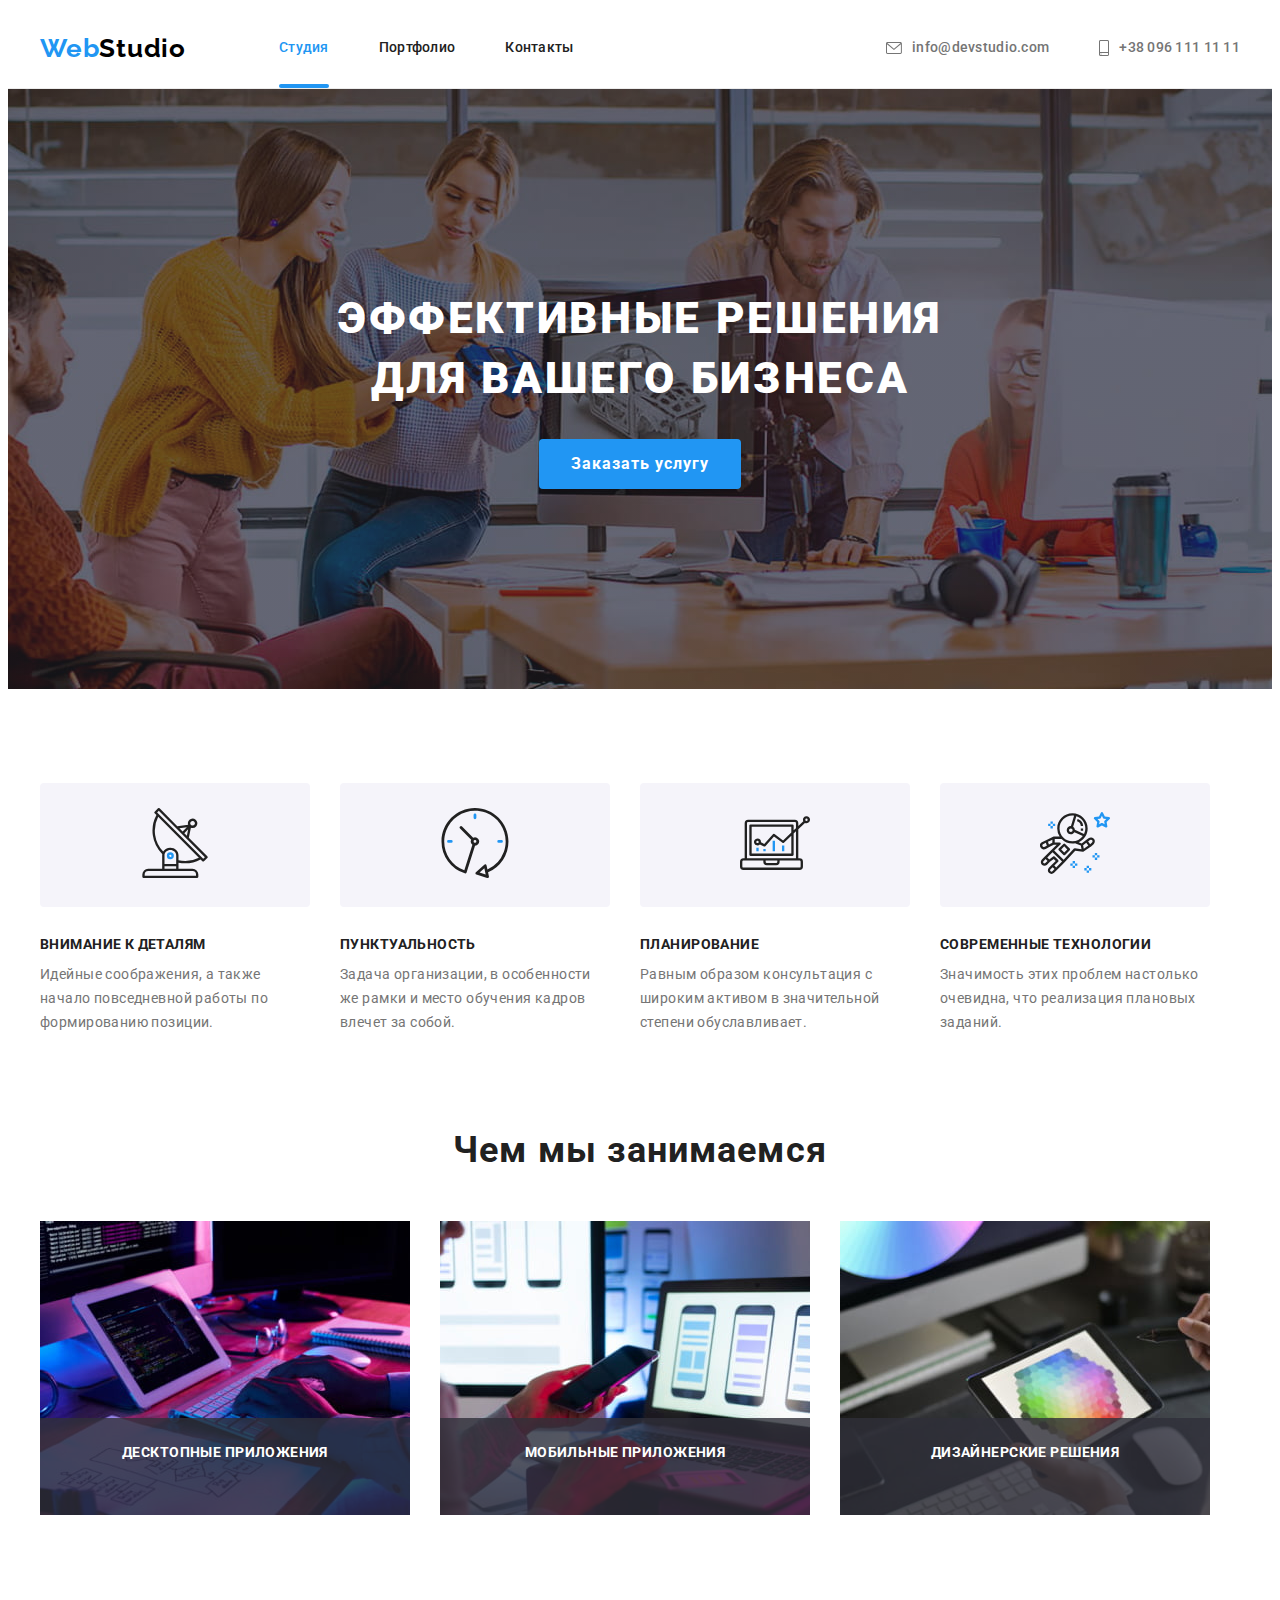
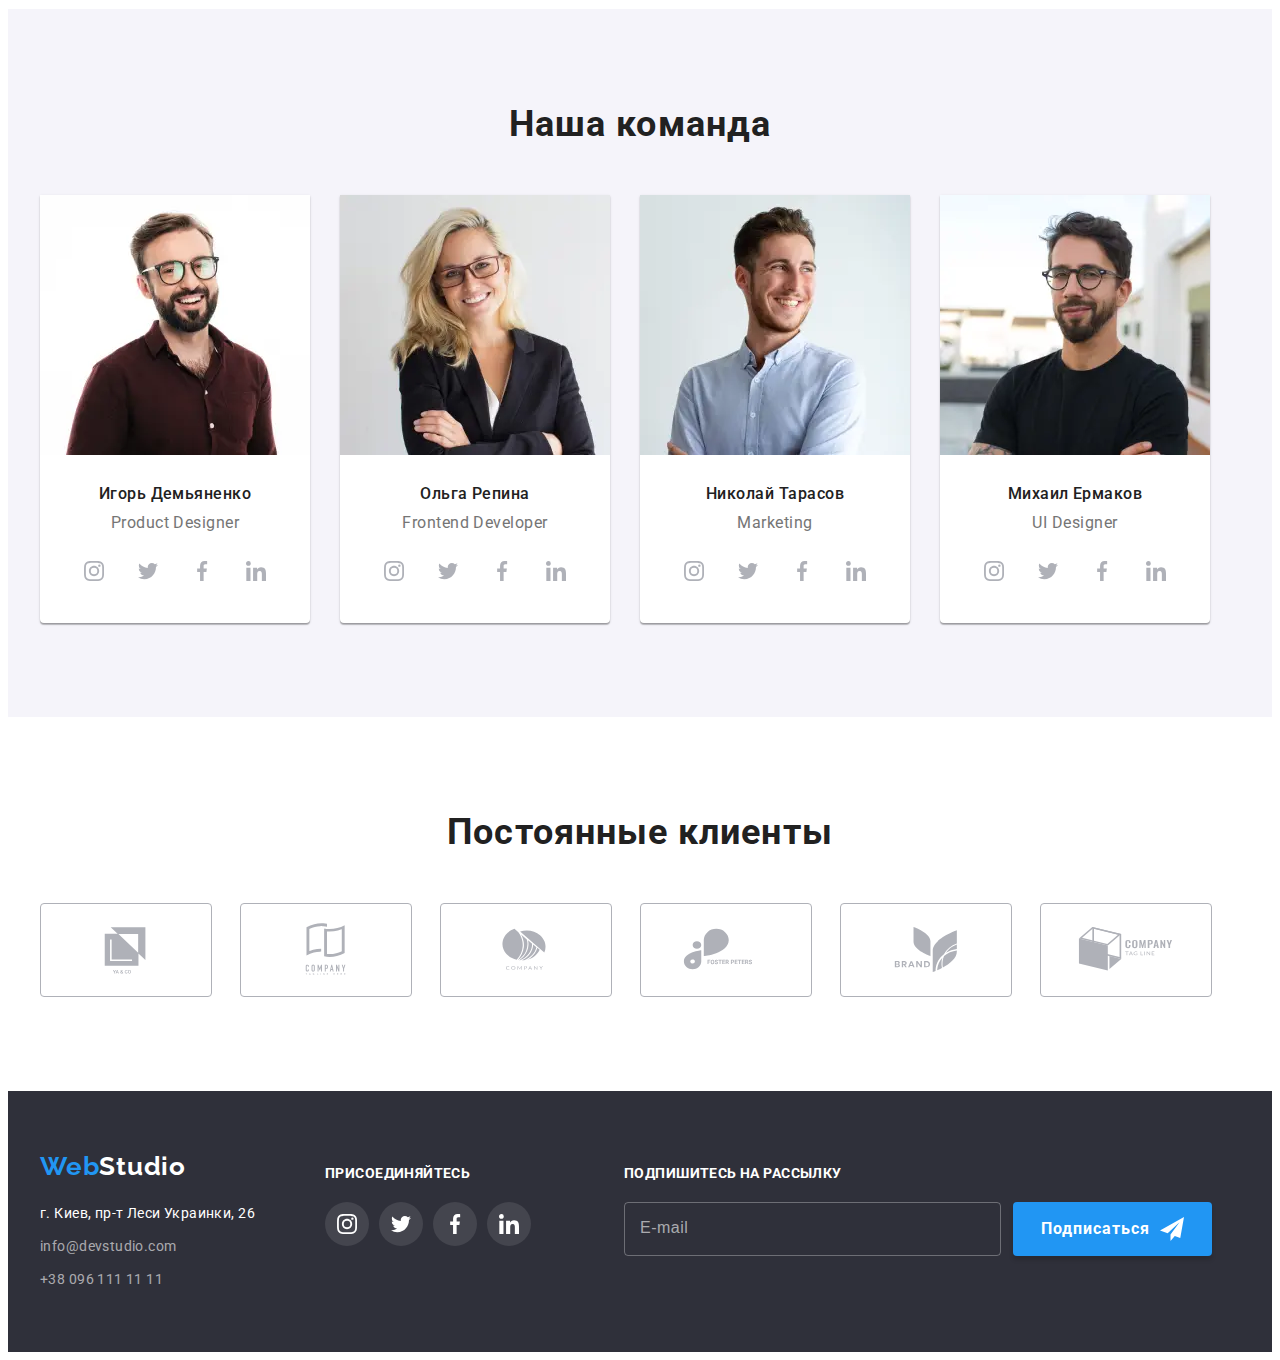
<file: index.html>
<!DOCTYPE html>
<html lang="ru">
  <head>
    <meta charset="UTF-8" />
    <meta http-equiv="X-UA-Compatible" content="IE=edge" />
    <meta name="viewport" content="width=device-width, initial-scale=1.0" />
    <title>WebStudio</title>
    <link rel="preconnect" href="https://fonts.gstatic.com" />
    <link
      href="https://fonts.googleapis.com/css2?family=Raleway:wght@700&family=Roboto:wght@400;500;700;900&display=swap"
      rel="stylesheet"
    />
    <link
      rel="stylesheet"
      href="https://cdnjs.cloudflare.com/ajax/libs/modern-normalize/1.1.0/modern-normalize.min.css"
      integrity="sha512-wpPYUAdjBVSE4KJnH1VR1HeZfpl1ub8YT/NKx4PuQ5NmX2tKuGu6U/JRp5y+Y8XG2tV+wKQpNHVUX03MfMFn9Q=="
      crossorigin="anonymous"
      referrerpolicy="no-referrer"
    />
    <link rel="stylesheet" href="./css/main.min.css" />
  </head>

  <body>
    <header class="header">
      <div class="container header--alignment">
        <nav class="header--alignment">
          <a href="./index.html" class="header-logo"
            ><span class="logo--colored">Web</span>Studio</a
          >
          <div class="header--hidden">
            <ul class="header--alignment">
              <li class="menu--indent">
                <a href="./index.html" class="menu-item current-page">Студия</a>
              </li>
              <li class="menu--indent">
                <a href="./portfolio.html" class="menu-item">Портфолио</a>
              </li>
              <li class="menu--indent">
                <a href="#" class="menu-item">Контакты</a>
              </li>
            </ul>
          </div>
        </nav>

        <button type="button" class="burger-btn" data-menu-open>
          <svg
            class="mobile-menu__icon"
            width="40"
            height="40"
            aria-label="Переключатель мобильного меню"
          >
            <use href="./images/menu_icons.svg#icon-menu"></use>
          </svg>
        </button>

        <div class="header--hidden header__contacts--indent-left">
          <ul class="header__contacts--alignment">
            <li class="header__contacts--indent">
              <a href="mailto:info@devstudio.com" class="header-contacts"
                ><svg width="16" height="12" class="header-contacts__icon">
                  <use href="./images/icons.svg#icon-envelope"></use>
                </svg>
                info@devstudio.com</a
              >
            </li>
            <li class="header__contacts--indent">
              <a href="tel:+380961111111" class="header-contacts"
                ><svg width="10" height="16" class="header-contacts__icon">
                  <use href="./images/icons.svg#icon-cellphone"></use>
                </svg>
                +38 096 111 11 11</a
              >
            </li>
          </ul>
        </div>
      </div>

      <div class="mobile-menu" data-menu>
        <div class="container mobile-menu__container">
          <button type="button" class="mobile-menu__close-btn" data-menu-close>
            <svg
              class="mobile-menu__icon"
              width="40"
              height="40"
              aria-label="кнопка закрытия мобильного меню"
            >
              <use href="./images/menu_icons.svg#icon-close-menu"></use>
            </svg>
          </button>
          <ul class="mobile-menu-list">
            <li class="mobile-menu-list__item">
              <a href="./index.html" class="mobile-menu-list__link mobile-menu-list__link--current"
                >Студия</a
              >
            </li>
            <li class="mobile-menu-list__item">
              <a href="./portfolio.html" class="mobile-menu-list__link">Портфолио</a>
            </li>
            <li class="mobile-menu-list__item">
              <a href="#" class="mobile-menu-list__link">Контакты</a>
            </li>
          </ul>
          <ul>
            <li class="mobile-menu__phone--alignment">
              <a href="tel:+380961111111" class="mobile-menu__phone">+38 096 111 11 11</a>
            </li>
            <li class="mobile-menu__email--alignment">
              <a href="mailto:info@devstudio.com" class="mobile-menu__email">info@devstudio.com</a>
            </li>
          </ul>
          <ul class="sm-list">
            <li class="sm-list__icon">
              <a href="#" class="sm-list__link" target="_blank" rel="noopener norefferer"
                >Instagram</a
              >
            </li>
            <li class="sm-list__icon">
              <a href="#" class="sm-list__link" target="_blank" rel="noopener norefferer"
                >Twitter</a
              >
            </li>
            <li class="sm-list__icon">
              <a href="#" class="sm-list__link" target="_blank" rel="noopener norefferer"
                >Facebook</a
              >
            </li>
            <li class="sm-list__icon">
              <a href="#" class="sm-list__link" target="_blank" rel="noopener norefferer"
                >LinkedIn</a
              >
            </li>
          </ul>
        </div>
      </div>
    </header>

    <main>
      <!-- Hero Section -->
      <section class="hero--full-size">
        <div class="hero">
          <div class="hero--alignment">
            <h1 class="hero__title">Эффективные решения для вашего бизнеса</h1>
            <button data-modal-open type="button" class="hero__button">Заказать услугу</button>
          </div>
        </div>
      </section>

      <!-- Advantages -->
      <section class="section">
        <div class="container">
          <h2 class="visually-hidden">Причины, почему выбирают именно нас!</h2>
          <ul class="advantages--alignment">
            <li class="advantages__item">
              <div class="advantages__icon">
                <svg width="70" height="70">
                  <use href="./images/icons.svg#icon-details"></use>
                </svg>
              </div>
              <h3 class="advantages__title">Внимание к деталям</h3>
              <p class="advantages__description">
                Идейные соображения, а также начало повседневной работы по формированию позиции.
              </p>
            </li>
            <li class="advantages__item">
              <div class="advantages__icon">
                <svg width="70" height="70">
                  <use href="./images/icons.svg#icon-punctuality"></use>
                </svg>
              </div>
              <h3 class="advantages__title">Пунктуальность</h3>
              <p class="advantages__description">
                Задача организации, в особенности же рамки и место обучения кадров влечет за собой.
              </p>
            </li>
            <li class="advantages__item">
              <div class="advantages__icon">
                <svg width="70" height="70">
                  <use href="./images/icons.svg#icon-planning"></use>
                </svg>
              </div>
              <h3 class="advantages__title">Планирование</h3>
              <p class="advantages__description">
                Равным образом консультация с широким активом в значительной степени обуславливает.
              </p>
            </li>
            <li class="advantages__item">
              <div class="advantages__icon">
                <svg width="70" height="70">
                  <use href="./images/icons.svg#icon-modern_technology"></use>
                </svg>
              </div>
              <h3 class="advantages__title">Современные технологии</h3>
              <p class="advantages__description">
                Значимость этих проблем настолько очевидна, что реализация плановых заданий.
              </p>
            </li>
          </ul>
        </div>
      </section>

      <!-- Services -->
      <section class="section services--top-gap">
        <div class="container">
          <h2 class="section-title">Чем мы занимаемся</h2>
          <ul class="services--alignment">
            <li class="services__item">
              <img
                srcset="./images/desktopapp.jpg 1x, ./images/desktopapp@2x.jpg 2x"
                src="./images/desktopapp.jpg"
                alt="Разрабатываем десктопные приложения"
                width="370"
                height="294"
              />
              <div class="services__name--bg">
                <h3 class="services__name">Десктопные приложения</h3>
              </div>
            </li>
            <li class="services__item">
              <img
                srcset="./images/mobileapp.jpg 1x, ./images/mobileapp@2x.jpg 2x"
                src="./images/mobileapp.jpg"
                alt="Разрабатываем мобильные приложения"
                width="370"
                height="294"
              />
              <div class="services__name--bg">
                <h3 class="services__name">Мобильные приложения</h3>
              </div>
            </li>
            <li class="services__item">
              <img
                srcset="./images/design.jpg 1x, ./images/design@2x.jpg 2x"
                src="./images/design.jpg"
                alt="Предоставляем дизайнерские решения"
                width="370"
                height="294"
              />
              <div class="services__name--bg">
                <h3 class="services__name">Дизайнерские решения</h3>
              </div>
            </li>
          </ul>
        </div>
      </section>

      <!-- Our Team -->
      <section class="section team--bg-color">
        <div class="container">
          <h2 class="section-title">Наша команда</h2>
          <ul class="team--alignment">
            <li class="team__item">
              <picture>
                <source
                  media="(min-width: 1200px)"
                  srcset="./images/igor_demyanenko.webp 1x, ./images/igor_demyanenko@2x.webp 2x"
                  type="image/webp" />
                <source
                  media="(min-width: 1200px)"
                  srcset="./images/igor_demyanenko.jpg 1x, ./images/igor_demyanenko@2x.jpg 2x" />
                <source
                  media="(min-width: 768px)"
                  srcset="
                    ./images/igor_demyanenko768.webp    1x,
                    ./images/igor_demyanenko768@2x.webp 2x
                  "
                  type="image/webp" />
                <source
                  media="(min-width: 768px)"
                  srcset="
                    ./images/igor_demyanenko768.jpg    1x,
                    ./images/igor_demyanenko768@2x.jpg 2x
                  " />
                <source
                  media="(min-width: 280px)"
                  srcset="
                    ./images/igor_demyanenko480.webp    1x,
                    ./images/igor_demyanenko480@2x.webp 2x
                  "
                  type="image/webp" />
                <source
                  media="(min-width: 280px)"
                  srcset="
                    ./images/igor_demyanenko480.jpg    1x,
                    ./images/igor_demyanenko480@2x.jpg 2x
                  " />
                <img
                  src="./images/igor_demyanenko480.jpg"
                  alt="Игорь Демьяненко - Product Designer"
                  class="team-member__img"
              /></picture>
              <div class="team-member--alignment">
                <h3 class="team-member__name">Игорь Демьяненко</h3>
                <p class="team-member__position">Product Designer</p>
                <ul class="sm-icon--alignment">
                  <li class="sm-icon--container">
                    <a
                      href="#"
                      rel="noopener noreferrer nofollow"
                      target="_blank"
                      class="team-member__sm-icon"
                      aria-label="Ссылка на Instagram"
                    >
                      <svg width="20" height="20" class="sm-icon">
                        <use href="./images/icons.svg#icon-instagram"></use>
                      </svg>
                    </a>
                  </li>
                  <li class="sm-icon--container">
                    <a
                      href="#"
                      rel="noopener noreferrer nofollow"
                      target="_blank"
                      class="team-member__sm-icon"
                      aria-label="Ссылка на Twitter"
                    >
                      <svg width="20" height="20" class="sm-icon">
                        <use href="./images/icons.svg#icon-twitter"></use>
                      </svg>
                    </a>
                  </li>
                  <li class="sm-icon--container">
                    <a
                      href="#"
                      rel="noopener noreferrer nofollow"
                      target="_blank"
                      class="team-member__sm-icon"
                      aria-label="Ссылка на Facebook"
                    >
                      <svg width="20" height="20" class="sm-icon">
                        <use href="./images/icons.svg#icon-facebook"></use>
                      </svg>
                    </a>
                  </li>
                  <li class="sm-icon--container">
                    <a
                      href="#"
                      rel="noopener noreferrer nofollow"
                      target="_blank"
                      class="team-member__sm-icon"
                      aria-label="Ссылка на LinkedIn"
                    >
                      <svg width="20" height="20" class="sm-icon">
                        <use href="./images/icons.svg#icon-linkedin"></use>
                      </svg>
                    </a>
                  </li>
                </ul>
              </div>
            </li>
            <li class="team__item">
              <picture>
                <source
                  media="(min-width: 1200px)"
                  srcset="./images/olga_repina.webp 1x, ./images/olga_repina@2x.webp 2x"
                  type="image/webp" />
                <source
                  media="(min-width: 1200px)"
                  srcset="./images/olga_repina.jpg 1x, ./images/olga_repina@2x.jpg 2x" />
                <source
                  media="(min-width: 768px)"
                  srcset="./images/olga_repina768.webp 1x, ./images/olga_repina768@2x.webp 2x"
                  type="image/webp" />
                <source
                  media="(min-width: 768px)"
                  srcset="./images/olga_repina768.jpg 1x, ./images/olga_repina768@2x.jpg 2x" />
                <source
                  media="(min-width: 280px)"
                  srcset="./images/olga_repina480.webp 1x, ./images/olga_repina480@2x.webp 2x"
                  type="image/webp" />
                <source
                  media="(min-width: 280px)"
                  srcset="./images/olga_repina480.jpg 1x, ./images/olga_repina480@2x.jpg 2x" />
                <img
                  src="./images/olga_repina480.jpg"
                  alt="Ольга Репина - Frontend Developer"
                  class="team-member__img"
              /></picture>
              <div class="team-member--alignment">
                <h3 class="team-member__name">Ольга Репина</h3>
                <p class="team-member__position">Frontend Developer</p>
                <ul class="sm-icon--alignment">
                  <li class="sm-icon--container">
                    <a
                      href="#"
                      rel="noopener noreferrer nofollow"
                      target="_blank"
                      class="team-member__sm-icon"
                      aria-label="Ссылка на Instagram"
                    >
                      <svg width="20" height="20" class="sm-icon">
                        <use href="./images/icons.svg#icon-instagram"></use>
                      </svg>
                    </a>
                  </li>
                  <li class="sm-icon--container">
                    <a
                      href="#"
                      rel="noopener noreferrer nofollow"
                      target="_blank"
                      class="team-member__sm-icon"
                      aria-label="Ссылка на Twitter"
                    >
                      <svg width="20" height="20" class="sm-icon">
                        <use href="./images/icons.svg#icon-twitter"></use>
                      </svg>
                    </a>
                  </li>
                  <li class="sm-icon--container">
                    <a
                      href="#"
                      rel="noopener noreferrer nofollow"
                      target="_blank"
                      class="team-member__sm-icon"
                      aria-label="Ссылка на Facebook"
                    >
                      <svg width="20" height="20" class="sm-icon">
                        <use href="./images/icons.svg#icon-facebook"></use>
                      </svg>
                    </a>
                  </li>
                  <li class="sm-icon--container">
                    <a
                      href="#"
                      rel="noopener noreferrer nofollow"
                      target="_blank"
                      class="team-member__sm-icon"
                      aria-label="Ссылка на LinkedIn"
                    >
                      <svg width="20" height="20" class="sm-icon">
                        <use href="./images/icons.svg#icon-linkedin"></use>
                      </svg>
                    </a>
                  </li>
                </ul>
              </div>
            </li>
            <li class="team__item">
              <picture>
                <source
                  media="(min-width: 1200px)"
                  srcset="./images/nikolai_tarasov.webp 1x, ./images/nikolai_tarasov@2x.webp 2x"
                  type="image/webp" />
                <source
                  media="(min-width: 1200px)"
                  srcset="./images/nikolai_tarasov.jpg 1x, ./images/nikolai_tarasov@2x.jpg 2x" />
                <source
                  media="(min-width: 768px)"
                  srcset="
                    ./images/nikolai_tarasov768.webp    1x,
                    ./images/nikolai_tarasov768@2x.webp 2x
                  "
                  type="image/webp" />
                <source
                  media="(min-width: 768px)"
                  srcset="
                    ./images/nikolai_tarasov768.jpg    1x,
                    ./images/nikolai_tarasov768@2x.jpg 2x
                  " />
                <source
                  media="(min-width: 280px)"
                  srcset="
                    ./images/nikolai_tarasov480.webp    1x,
                    ./images/nikolai_tarasov480@2x.webp 2x
                  "
                  type="image/webp" />
                <source
                  media="(min-width: 280px)"
                  srcset="
                    ./images/nikolai_tarasov480.jpg    1x,
                    ./images/nikolai_tarasov480@2x.jpg 2x
                  " />
                <img
                  src="./images/nikolai_tarasov480.jpg"
                  alt="Николай Тарасов - Marketing"
                  class="team-member__img"
              /></picture>
              <div class="team-member--alignment">
                <h3 class="team-member__name">Николай Тарасов</h3>
                <p class="team-member__position">Marketing</p>
                <ul class="sm-icon--alignment">
                  <li class="sm-icon--container">
                    <a
                      href="#"
                      rel="noopener noreferrer nofollow"
                      target="_blank"
                      class="team-member__sm-icon"
                      aria-label="Ссылка на Instagram"
                    >
                      <svg width="20" height="20" class="sm-icon">
                        <use href="./images/icons.svg#icon-instagram"></use>
                      </svg>
                    </a>
                  </li>
                  <li class="sm-icon--container">
                    <a
                      href="#"
                      rel="noopener noreferrer nofollow"
                      target="_blank"
                      class="team-member__sm-icon"
                      aria-label="Ссылка на Twitter"
                    >
                      <svg width="20" height="20" class="sm-icon">
                        <use href="./images/icons.svg#icon-twitter"></use>
                      </svg>
                    </a>
                  </li>
                  <li class="sm-icon--container">
                    <a
                      href="#"
                      rel="noopener noreferrer nofollow"
                      target="_blank"
                      class="team-member__sm-icon"
                      aria-label="Ссылка на Facebook"
                    >
                      <svg width="20" height="20" class="sm-icon">
                        <use href="./images/icons.svg#icon-facebook"></use>
                      </svg>
                    </a>
                  </li>
                  <li class="sm-icon--container">
                    <a
                      href="#"
                      rel="noopener noreferrer nofollow"
                      target="_blank"
                      class="team-member__sm-icon"
                      aria-label="Ссылка на LinkedIn"
                    >
                      <svg width="20" height="20" class="sm-icon">
                        <use href="./images/icons.svg#icon-linkedin"></use>
                      </svg>
                    </a>
                  </li>
                </ul>
              </div>
            </li>
            <li class="team__item">
              <picture>
                <source
                  media="(min-width: 1200px)"
                  srcset="./images/mikhail_ermakov.webp 1x, ./images/mikhail_ermakov@2x.webp 2x"
                  type="image/webp" />
                <source
                  media="(min-width: 1200px)"
                  srcset="./images/mikhail_ermakov.jpg 1x, ./images/mikhail_ermakov@2x.jpg 2x" />
                <source
                  media="(min-width: 768px)"
                  srcset="
                    ./images/mikhail_ermakov768.webp    1x,
                    ./images/mikhail_ermakov768@2x.webp 2x
                  "
                  type="image/webp" />
                <source
                  media="(min-width: 768px)"
                  srcset="
                    ./images/mikhail_ermakov768.jpg    1x,
                    ./images/mikhail_ermakov768@2x.jpg 2x
                  " />
                <source
                  media="(min-width: 280px)"
                  srcset="
                    ./images/mikhail_ermakov480.webp    1x,
                    ./images/mikhail_ermakov480@2x.webp 2x
                  "
                  type="image/webp" />
                <source
                  media="(min-width: 280px)"
                  srcset="
                    ./images/mikhail_ermakov480.jpg    1x,
                    ./images/mikhail_ermakov480@2x.jpg 2x
                  " />
                <img
                  src="./images/mikhail_ermakov480.jpg"
                  alt="Михаил Ермаков - UI Designer"
                  class="team-member__img"
              /></picture>
              <div class="team-member--alignment">
                <h3 class="team-member__name">Михаил Ермаков</h3>
                <p class="team-member__position">UI Designer</p>
                <ul class="sm-icon--alignment">
                  <li class="sm-icon--container">
                    <a
                      href="#"
                      rel="noopener noreferrer nofollow"
                      target="_blank"
                      class="team-member__sm-icon"
                      aria-label="Ссылка на Instagram"
                    >
                      <svg width="20" height="20" class="sm-icon">
                        <use href="./images/icons.svg#icon-instagram"></use>
                      </svg>
                    </a>
                  </li>
                  <li class="sm-icon--container">
                    <a
                      href="#"
                      rel="noopener noreferrer nofollow"
                      target="_blank"
                      class="team-member__sm-icon"
                      aria-label="Ссылка на Twitter"
                    >
                      <svg width="20" height="20" class="sm-icon">
                        <use href="./images/icons.svg#icon-twitter"></use>
                      </svg>
                    </a>
                  </li>
                  <li class="sm-icon--container">
                    <a
                      href="#"
                      rel="noopener noreferrer nofollow"
                      target="_blank"
                      class="team-member__sm-icon"
                      aria-label="Ссылка на Facebook"
                    >
                      <svg width="20" height="20" class="sm-icon">
                        <use href="./images/icons.svg#icon-facebook"></use>
                      </svg>
                    </a>
                  </li>
                  <li class="sm-icon--container">
                    <a
                      href="#"
                      rel="noopener noreferrer nofollow"
                      target="_blank"
                      class="team-member__sm-icon"
                      aria-label="Ссылка на LinkedIn"
                    >
                      <svg width="20" height="20" class="sm-icon">
                        <use href="./images/icons.svg#icon-linkedin"></use>
                      </svg>
                    </a>
                  </li>
                </ul>
              </div>
            </li>
          </ul>
        </div>
      </section>

      <!-- Clients -->
      <section class="section">
        <div class="container">
          <h2 class="section-title">Постоянные клиенты</h2>
          <ul class="clients--alignment">
            <li class="clients__item">
              <a href="#" rel="noopener noreferrer nofollow" target="_blank" class="client">
                <svg width="106" height="60" class="client__logo">
                  <use href="./images/icons.svg#icon-logo_first"></use>
                </svg>
              </a>
            </li>
            <li class="clients__item">
              <a href="#" rel="noopener noreferrer nofollow" target="_blank" class="client">
                <svg width="106" height="60" class="client__logo">
                  <use href="./images/icons.svg#icon-logo_second"></use>
                </svg>
              </a>
            </li>
            <li class="clients__item">
              <a href="#" rel="noopener noreferrer nofollow" target="_blank" class="client">
                <svg width="106" height="60" class="client__logo">
                  <use href="./images/icons.svg#icon-logo_third"></use>
                </svg>
              </a>
            </li>
            <li class="clients__item">
              <a href="#" rel="noopener noreferrer nofollow" target="_blank" class="client">
                <svg width="106" height="60" class="client__logo">
                  <use href="./images/icons.svg#icon-logo_fourth"></use>
                </svg>
              </a>
            </li>
            <li class="clients__item">
              <a href="#" rel="noopener noreferrer nofollow" target="_blank" class="client">
                <svg width="106" height="60" class="client__logo">
                  <use href="./images/icons.svg#icon-logo_fifth"></use>
                </svg>
              </a>
            </li>
            <li class="clients__item">
              <a href="#" rel="noopener noreferrer nofollow" target="_blank" class="client">
                <svg width="106" height="60" class="client__logo">
                  <use href="./images/icons.svg#icon-logo_sixth"></use>
                </svg>
              </a>
            </li>
          </ul>
        </div>
      </section>
    </main>

    <footer class="footer">
      <div class="container">
        <div class="footer--alignment">
          <div class="footer--contacts-block">
            <a href="./index.html" class="footer-logo"
              ><span class="logo--colored">Web</span>Studio</a
            >
            <address>
              <ul>
                <li>
                  <a
                    href="https://goo.gl/maps/4U1aCjtnUdwac2Jz8"
                    class="address"
                    target="_blank"
                    rel="noopener noreferrer"
                    >г. Киев, пр-т Леси Украинки, 26</a
                  >
                </li>
                <li>
                  <a href="mailto:info@devstudio.com" class="footer-contacts">info@devstudio.com</a>
                </li>
                <li>
                  <a href="tel:+380961111111" class="footer-contacts">+38 096 111 11 11</a>
                </li>
              </ul>
            </address>
          </div>
          <div class="footer--sm-block">
            <b class="footer-title">присоединяйтесь</b>
            <ul class="sm-icon--alignment">
              <li class="sm-icon--container">
                <a
                  href="#"
                  rel="noopener noreferrer nofollow"
                  target="_blank"
                  class="footer-sm-block-item"
                  aria-label="Ссылка на Instagram"
                >
                  <svg width="20" height="20" class="sm-icon">
                    <use href="./images/icons.svg#icon-instagram"></use>
                  </svg>
                </a>
              </li>
              <li class="sm-icon--container">
                <a
                  href="#"
                  rel="noopener noreferrer nofollow"
                  target="_blank"
                  class="footer-sm-block-item"
                  aria-label="Ссылка на Twitter"
                >
                  <svg width="20" height="20" class="sm-icon">
                    <use href="./images/icons.svg#icon-twitter"></use>
                  </svg>
                </a>
              </li>
              <li class="sm-icon--container">
                <a
                  href="#"
                  rel="noopener noreferrer nofollow"
                  target="_blank"
                  class="footer-sm-block-item"
                  aria-label="Ссылка на Facebook"
                >
                  <svg width="20" height="20" class="sm-icon">
                    <use href="./images/icons.svg#icon-facebook"></use>
                  </svg>
                </a>
              </li>
              <li class="sm-icon--container">
                <a
                  href="#"
                  rel="noopener noreferrer nofollow"
                  target="_blank"
                  class="footer-sm-block-item"
                  aria-label="Ссылка на LinkedIn"
                >
                  <svg width="20" height="20" class="sm-icon">
                    <use href="./images/icons.svg#icon-linkedin"></use>
                  </svg>
                </a>
              </li>
            </ul>
          </div>
          <div class="footer--subscribe-block">
            <b class="footer-title">Подпишитесь на рассылку</b>
            <form class="subscribe-form">
              <input
                type="email"
                class="subscribe-form__email"
                name="email"
                required
                placeholder="E-mail"
              />
              <button type="submit" class="subscribe-form__button">
                Подписаться<svg width="24" height="24" class="subscribe-form__button-icon">
                  <use href="./images/icons.svg#icon-send"></use>
                </svg>
              </button>
            </form>
          </div>
        </div>
      </div>
    </footer>

    <!--          Modal Window          -->
    <div data-modal class="backdrop is-hidden">
      <div class="modal">
        <button data-modal-close class="modal__close">
          <svg width="30" height="30" aria-label="Закрыть окно" class="modal__close-icon">
            <use href="./images/icons.svg#icon-close"></use>
          </svg>
        </button>
        <form class="contact-form">
          <div role="group" class="contact-form--alignment">
            <b class="contact-form__instruction">Оставьте свои данные, мы вам перезвоним</b>
            <label for="name" class="contact-form__label">Имя</label>
            <div class="contact-form--fields-alignment">
              <input
                type="text"
                class="contact-form__input"
                name="client-name"
                id="name"
                minlength="2"
                required
              />
              <svg width="18" height="18" class="contact-form__icon">
                <use href="./images/icons.svg#icon-person"></use>
              </svg>
            </div>
            <label for="phone-number" class="contact-form__label">Телефон</label>
            <div class="contact-form--fields-alignment">
              <input
                type="tel"
                class="contact-form__input"
                name="client-phone-number"
                id="phone-number"
                pattern="[0-9]{3}-[0-9]{3}-[0-9]{2}-[0-9]{2}"
                title="098-123-45-67"
                required
              /><svg width="18" height="18" class="contact-form__icon">
                <use href="./images/icons.svg#icon-phone"></use>
              </svg>
            </div>
            <label for="email" class="contact-form__label">Почта</label>
            <div class="contact-form--fields-alignment">
              <input type="email" name="client-email" id="email" class="contact-form__input" />
              <svg width="18" height="18" class="contact-form__icon">
                <use href="./images/icons.svg#icon-mail"></use>
              </svg>
            </div>
            <label for="comment" class="contact-form__label">Комментарий</label>
            <textarea
              name="comment"
              id="comment"
              class="contact-form__input contact-form__textarea"
              placeholder="Введите текст"
            ></textarea>
          </div>
          <label class="contact-form__checkbox">
            <input
              type="checkbox"
              class="contact-form__checkbox--hidden"
              name="agreement"
              value="agree"
              required
            /><span class="contact-form__checkbox--custom">
              <svg width="16" height="16" class="contact-form__checkbox--checked-icon">
                <use href="./images/icons.svg#icon-checked"></use></svg></span
            ><span class="contact-form__checkbox-text"
              >Соглашаюсь с рассылкой и принимаю
              <a href="#" class="contact-form__checkbox-link">Условия договора</a></span
            ></label
          >
          <button type="submit" class="contact-form__button">Отправить</button>
        </form>
      </div>
    </div>

    <script src="./js/modal.js"></script>
    <script src="./js/mobile-menu.js"></script>
  </body>
</html>
</file>
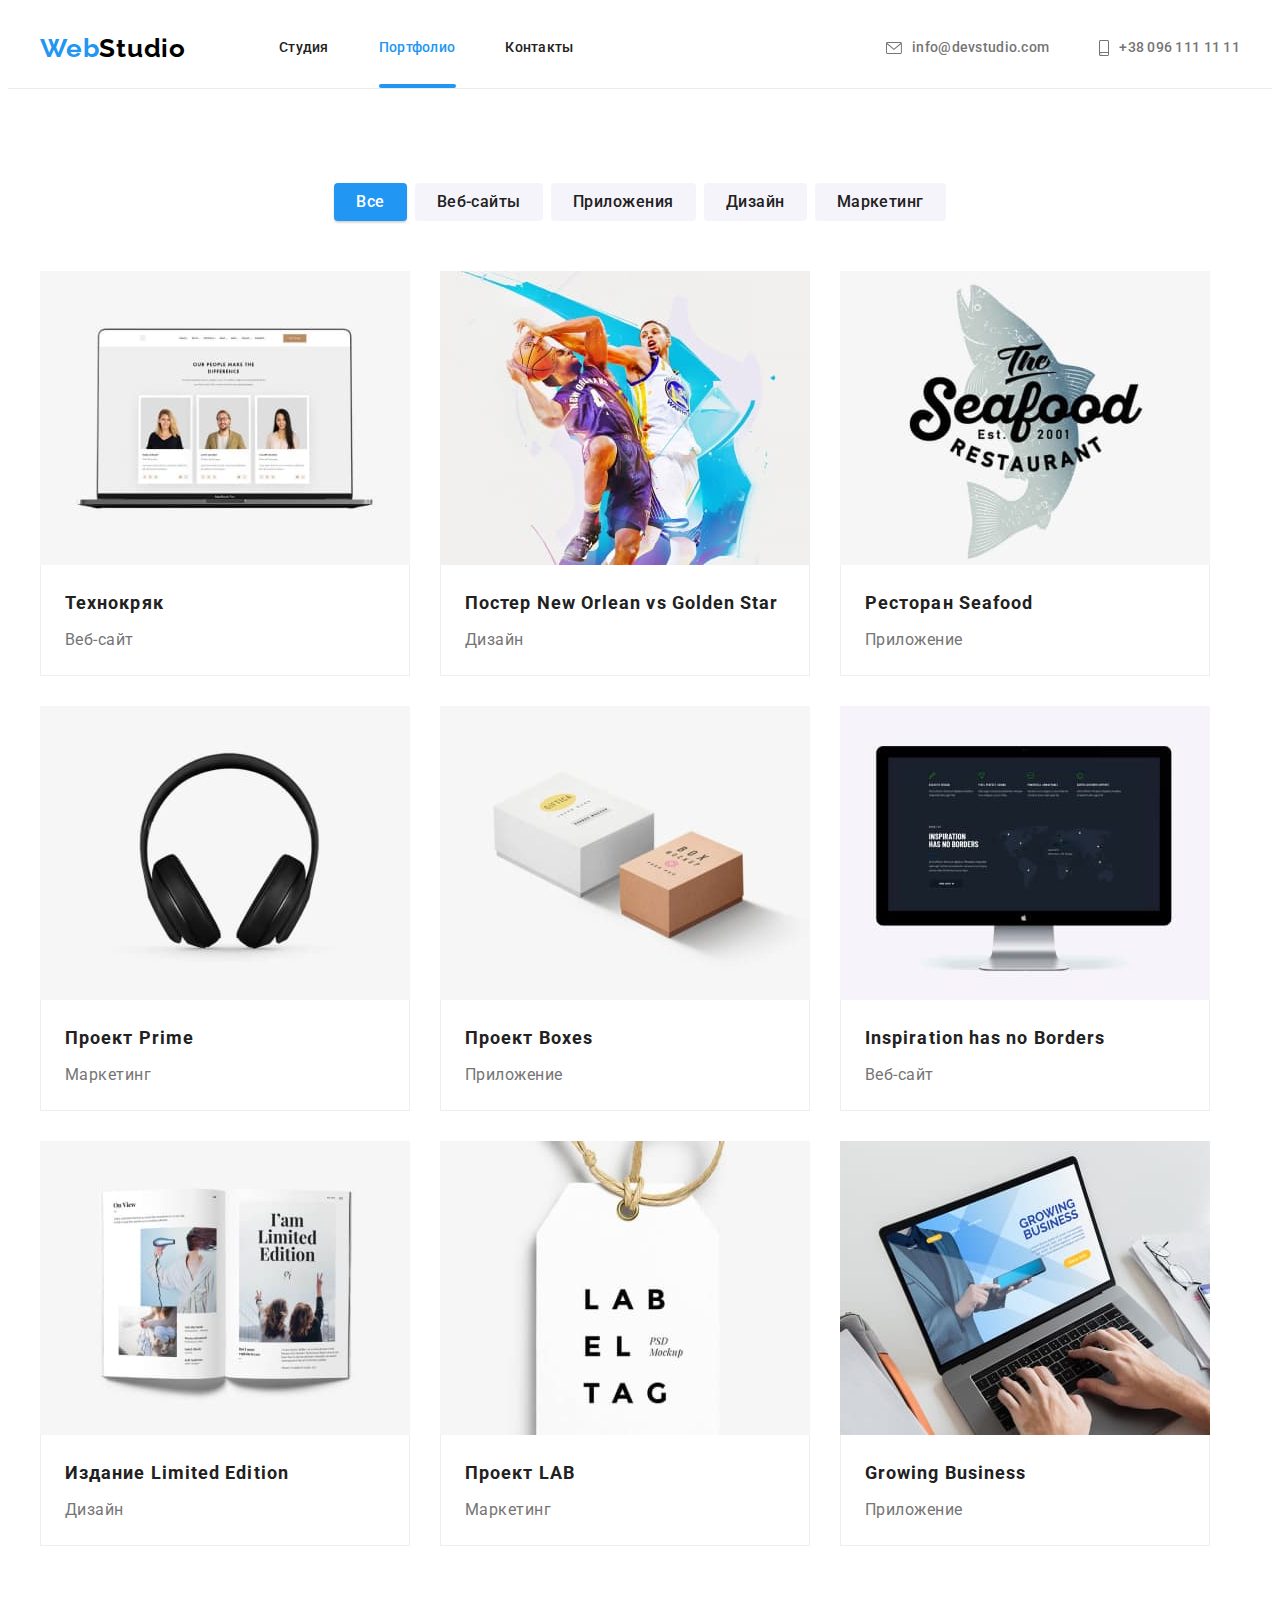
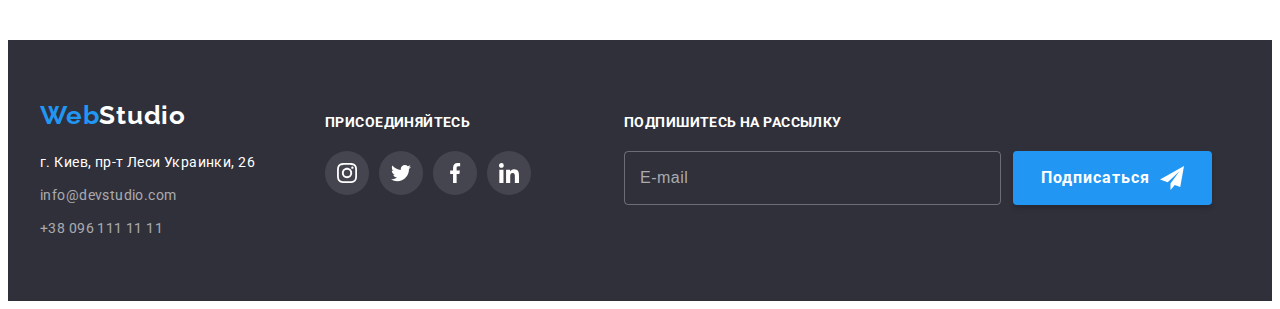
<file: portfolio.html>
<!DOCTYPE html>
<html lang="ru">
  <head>
    <meta charset="UTF-8" />
    <meta http-equiv="X-UA-Compatible" content="IE=edge" />
    <meta name="viewport" content="width=device-width, initial-scale=1.0" />
    <title>WebStudio Portfolio</title>
    <link rel="preconnect" href="https://fonts.gstatic.com" />
    <link
      href="https://fonts.googleapis.com/css2?family=Raleway:wght@700&family=Roboto:wght@400;500;700;900&display=swap"
      rel="stylesheet"
    />
    <link
      rel="stylesheet"
      href="https://cdnjs.cloudflare.com/ajax/libs/modern-normalize/1.1.0/modern-normalize.min.css"
      integrity="sha512-wpPYUAdjBVSE4KJnH1VR1HeZfpl1ub8YT/NKx4PuQ5NmX2tKuGu6U/JRp5y+Y8XG2tV+wKQpNHVUX03MfMFn9Q=="
      crossorigin="anonymous"
      referrerpolicy="no-referrer"
    />
    <link rel="stylesheet" href="./css/main.min.css" />
  </head>

  <body>
    <header class="header">
      <div class="container header--alignment">
        <nav class="header--alignment">
          <a href="./index.html" class="header-logo"
            ><span class="logo--colored">Web</span>Studio</a
          >
          <div class="header--hidden">
            <ul class="header--alignment">
              <li class="menu--indent">
                <a href="./index.html" class="menu-item">Студия</a>
              </li>
              <li class="menu--indent">
                <a href="./portfolio.html" class="menu-item current-page">Портфолио</a>
              </li>
              <li class="menu--indent">
                <a href="#" class="menu-item">Контакты</a>
              </li>
            </ul>
          </div>
        </nav>

        <button type="button" class="burger-btn" data-menu-open>
          <svg
            class="mobile-menu__icon"
            width="40"
            height="40"
            aria-label="Переключатель мобильного меню"
          >
            <use href="./images/menu_icons.svg#icon-menu"></use>
          </svg>
        </button>

        <div class="header--hidden header__contacts--indent-left">
          <ul class="header__contacts--alignment">
            <li class="header__contacts--indent">
              <a href="mailto:info@devstudio.com" class="header-contacts"
                ><svg width="16" height="12" class="header-contacts__icon">
                  <use href="./images/icons.svg#icon-envelope"></use>
                </svg>
                info@devstudio.com</a
              >
            </li>
            <li class="header__contacts--indent">
              <a href="tel:+380961111111" class="header-contacts"
                ><svg width="10" height="16" class="header-contacts__icon">
                  <use href="./images/icons.svg#icon-cellphone"></use>
                </svg>
                +38 096 111 11 11</a
              >
            </li>
          </ul>
        </div>
      </div>

      <div class="mobile-menu" data-menu>
        <div class="container mobile-menu__container">
          <button type="button" class="mobile-menu__close-btn" data-menu-close>
            <svg
              class="mobile-menu__icon"
              width="40"
              height="40"
              aria-label="кнопка закрытия мобильного меню"
            >
              <use href="./images/menu_icons.svg#icon-close-menu"></use>
            </svg>
          </button>
          <ul class="mobile-menu-list">
            <li class="mobile-menu-list__item">
              <a href="./index.html" class="mobile-menu-list__link">Студия</a>
            </li>
            <li class="mobile-menu-list__item">
              <a
                href="./portfolio.html"
                class="mobile-menu-list__link mobile-menu-list__link--current"
                >Портфолио</a
              >
            </li>
            <li class="mobile-menu-list__item">
              <a href="#" class="mobile-menu-list__link">Контакты</a>
            </li>
          </ul>
          <ul>
            <li class="mobile-menu__phone--alignment">
              <a href="tel:+380961111111" class="mobile-menu__phone">+38 096 111 11 11</a>
            </li>
            <li class="mobile-menu__email--alignment">
              <a href="mailto:info@devstudio.com" class="mobile-menu__email">info@devstudio.com</a>
            </li>
          </ul>
          <ul class="sm-list">
            <li class="sm-list__icon">
              <a href="#" class="sm-list__link" target="_blank" rel="noopener norefferer"
                >Instagram</a
              >
            </li>
            <li class="sm-list__icon">
              <a href="#" class="sm-list__link" target="_blank" rel="noopener norefferer"
                >Twitter</a
              >
            </li>
            <li class="sm-list__icon">
              <a href="#" class="sm-list__link" target="_blank" rel="noopener norefferer"
                >Facebook</a
              >
            </li>
            <li class="sm-list__icon">
              <a href="#" class="sm-list__link" target="_blank" rel="noopener norefferer"
                >LinkedIn</a
              >
            </li>
          </ul>
        </div>
      </div>
    </header>

    <main>
      <section class="section">
        <div class="container">
          <h1 class="visually-hidden">Наши проекты</h1>
          <h2 class="visually-hidden">Фильтры</h2>

          <!-- Filters -->
          <ul class="filter--align">
            <li class="filter--indent">
              <button type="button" class="filter filter--current">Все</button>
            </li>
            <li class="filter--indent">
              <button type="button" class="filter">Веб-сайты</button>
            </li>
            <li class="filter--indent">
              <button type="button" class="filter">Приложения</button>
            </li>
            <li class="filter--indent">
              <button type="button" class="filter">Дизайн</button>
            </li>
            <li class="filter--indent">
              <button type="button" class="filter">Маркетинг</button>
            </li>
          </ul>

          <!-- Portfolio Items-->
          <ul class="portfolio">
            <li class="portfolio-item">
              <a href="#" class="link project-item--link-wrapper">
                <div class="project-item--img-wrapper">
                  <picture>
                    <source
                      media="(min-width: 1200px)"
                      srcset="
                        ./images/portfolio/technokryak.jpg    1x,
                        ./images/portfolio/technokryak@2x.jpg 2x
                      "
                    />
                    <source
                      media="(min-width: 768px)"
                      srcset="
                        ./images/portfolio/technokryak768.jpg    1x,
                        ./images/portfolio/technokryak768@2x.jpg 2x
                      "
                    />
                    <source
                      media="(min-width: 280px)"
                      srcset="
                        ./images/portfolio/technokryak480.jpg    1x,
                        ./images/portfolio/technokryak480@2x.jpg 2x
                      "
                    />
                    <img
                      src="./images/portfolio/technokryak.jpg"
                      alt="Веб-сайт Технокряк"
                      class="portfolio-item__img"
                    />
                  </picture>
                  <p class="portfolio-item__description">
                    Технокряк это современная площадка распространения коронавируса. Компании
                    используют эту платформу для цифрового шпионажа и атак на защищённые сервера
                    конкурентов.
                  </p>
                </div>

                <div class="portfolio-item--legend">
                  <h3 class="portfolio-item__project-name">Технокряк</h3>
                  <p class="portfolio-item__project-type">Веб-сайт</p>
                </div>
              </a>
            </li>
            <li class="portfolio-item">
              <a href="#" class="link project-item--link-wrapper"
                ><div class="project-item--img-wrapper">
                  <picture>
                    <source
                      media="(min-width: 1200px)"
                      srcset="
                        ./images/portfolio/neworlean.jpg    1x,
                        ./images/portfolio/neworlean@2x.jpg 2x
                      "
                    />
                    <source
                      media="(min-width: 768px)"
                      srcset="
                        ./images/portfolio/neworlean768.jpg    1x,
                        ./images/portfolio/neworlean768@2x.jpg 2x
                      "
                    />
                    <source
                      media="(min-width: 280px)"
                      srcset="
                        ./images/portfolio/neworlean480.jpg    1x,
                        ./images/portfolio/neworlean480@2x.jpg 2x
                      "
                    />
                    <img
                      src="./images/portfolio/neworlean.jpg"
                      alt="Дизайн постера New Orlean vs Golden Star"
                      class="portfolio-item__img"
                    />
                  </picture>
                  <p class="portfolio-item__description">
                    Lorem ipsum dolor sit amet consectetur adipisicing elit. Fuga, placeat, vel a
                    dolor neque ratione fugiat officia natus odit maiores consequatur voluptatem
                    tempore atque facere. Lorem ipsum dolor sit amet consectetur adipisicing elit.
                    Fuga, placeat, vel a dolor neque ratione fugiat officia natus odit maiores
                    consequatur voluptatem tempore atque facere.
                  </p>
                </div>
                <div class="portfolio-item--legend">
                  <h3 class="portfolio-item__project-name">
                    Постер <span lang="en">New Orlean vs Golden Star</span>
                  </h3>
                  <p class="portfolio-item__project-type">Дизайн</p>
                </div>
              </a>
            </li>
            <li class="portfolio-item">
              <a href="#" class="link project-item--link-wrapper"
                ><div class="project-item--img-wrapper">
                  <picture>
                    <source
                      media="(min-width: 1200px)"
                      srcset="
                        ./images/portfolio/seafood.jpg    1x,
                        ./images/portfolio/seafood@2x.jpg 2x
                      "
                    />
                    <source
                      media="(min-width: 768px)"
                      srcset="
                        ./images/portfolio/seafood768.jpg    1x,
                        ./images/portfolio/seafood768@2x.jpg 2x
                      "
                    />
                    <source
                      media="(min-width: 280px)"
                      srcset="
                        ./images/portfolio/seafood480.jpg    1x,
                        ./images/portfolio/seafood480@2x.jpg 2x
                      "
                    />
                    <img
                      src="./images/portfolio/seafood.jpg"
                      alt="Приложение ресторана Seafood"
                      class="portfolio-item__img"
                    />
                  </picture>
                  <p class="portfolio-item__description">
                    Lorem ipsum dolor sit amet consectetur adipisicing elit. Fuga, placeat, vel a
                    dolor neque ratione fugiat officia natus odit maiores consequatur voluptatem
                    tempore atque facere.
                  </p>
                </div>
                <div class="portfolio-item--legend">
                  <h3 class="portfolio-item__project-name">
                    Ресторан <span lang="en">Seafood</span>
                  </h3>
                  <p class="portfolio-item__project-type">Приложение</p>
                </div>
              </a>
            </li>
            <li class="portfolio-item">
              <a href="#" class="link project-item--link-wrapper"
                ><div class="project-item--img-wrapper">
                  <picture>
                    <source
                      media="(min-width: 1200px)"
                      srcset="./images/portfolio/prime.jpg 1x, ./images/portfolio/prime@2x.jpg 2x"
                    />
                    <source
                      media="(min-width: 768px)"
                      srcset="
                        ./images/portfolio/prime768.jpg    1x,
                        ./images/portfolio/prime768@2x.jpg 2x
                      "
                    />
                    <source
                      media="(min-width: 280px)"
                      srcset="
                        ./images/portfolio/prime480.jpg    1x,
                        ./images/portfolio/prime480@2x.jpg 2x
                      "
                    />
                    <img
                      src="./images/portfolio/prime.jpg"
                      alt="Маркетинг проекта Prime"
                      class="portfolio-item__img"
                    />
                  </picture>
                  <p class="portfolio-item__description">
                    Lorem ipsum dolor sit amet consectetur adipisicing elit. Fuga, placeat, vel a
                    dolor neque ratione fugiat officia natus odit maiores consequatur voluptatem
                    tempore atque facere.
                  </p>
                </div>
                <div class="portfolio-item--legend">
                  <h3 class="portfolio-item__project-name">Проект <span lang="en">Prime</span></h3>
                  <p class="portfolio-item__project-type">Маркетинг</p>
                </div>
              </a>
            </li>
            <li class="portfolio-item">
              <a href="#" class="link project-item--link-wrapper"
                ><div class="project-item--img-wrapper">
                  <picture>
                    <source
                      media="(min-width: 1200px)"
                      srcset="./images/portfolio/boxes.jpg 1x, ./images/portfolio/boxes@2x.jpg 2x"
                    />
                    <source
                      media="(min-width: 768px)"
                      srcset="
                        ./images/portfolio/boxes768.jpg    1x,
                        ./images/portfolio/boxes768@2x.jpg 2x
                      "
                    />
                    <source
                      media="(min-width: 280px)"
                      srcset="
                        ./images/portfolio/boxes480.jpg    1x,
                        ./images/portfolio/boxes480@2x.jpg 2x
                      "
                    />
                    <img
                      src="./images/portfolio/boxes.jpg"
                      alt="Приложение проекта Boxes"
                      class="portfolio-item__img"
                    />
                  </picture>
                  <p class="portfolio-item__description">
                    Lorem ipsum dolor sit amet consectetur adipisicing elit. Fuga, placeat, vel a
                    dolor neque ratione fugiat officia natus odit maiores consequatur voluptatem
                    tempore atque facere.
                  </p>
                </div>
                <div class="portfolio-item--legend">
                  <h3 class="portfolio-item__project-name">Проект <span lang="en">Boxes</span></h3>
                  <p class="portfolio-item__project-type">Приложение</p>
                </div>
              </a>
            </li>
            <li class="portfolio-item">
              <a href="#" class="link project-item--link-wrapper"
                ><div class="project-item--img-wrapper">
                  <picture>
                    <source
                      media="(min-width: 1200px)"
                      srcset="
                        ./images/portfolio/inspiration.jpg    1x,
                        ./images/portfolio/inspiration@2x.jpg 2x
                      "
                    />
                    <source
                      media="(min-width: 768px)"
                      srcset="
                        ./images/portfolio/inspiration768.jpg    1x,
                        ./images/portfolio/inspiration768@2x.jpg 2x
                      "
                    />
                    <source
                      media="(min-width: 280px)"
                      srcset="
                        ./images/portfolio/inspiration480.jpg    1x,
                        ./images/portfolio/inspiration480@2x.jpg 2x
                      "
                    />
                    <img
                      src="./images/portfolio/inspiration.jpg"
                      alt="Веб-сайт Inspiration has no Borders"
                      class="portfolio-item__img"
                    />
                  </picture>
                  <p class="portfolio-item__description">
                    Lorem ipsum dolor sit amet consectetur adipisicing elit. Fuga, placeat, vel a
                    dolor neque ratione fugiat officia natus odit maiores consequatur voluptatem
                    tempore atque facere.
                  </p>
                </div>
                <div class="portfolio-item--legend">
                  <h3 class="portfolio-item__project-name" lang="en">Inspiration has no Borders</h3>
                  <p class="portfolio-item__project-type">Веб-сайт</p>
                </div>
              </a>
            </li>
            <li class="portfolio-item">
              <a href="#" class="link project-item--link-wrapper"
                ><div class="project-item--img-wrapper">
                  <picture>
                    <source
                      media="(min-width: 1200px)"
                      srcset="
                        ./images/portfolio/limited.jpg    1x,
                        ./images/portfolio/limited@2x.jpg 2x
                      "
                    />
                    <source
                      media="(min-width: 768px)"
                      srcset="
                        ./images/portfolio/limited768.jpg    1x,
                        ./images/portfolio/limited768@2x.jpg 2x
                      "
                    />
                    <source
                      media="(min-width: 280px)"
                      srcset="
                        ./images/portfolio/limited480.jpg    1x,
                        ./images/portfolio/limited480@2x.jpg 2x
                      "
                    />
                    <img
                      src="./images/portfolio/limited.jpg"
                      alt="Дизайн издания Limited Edition"
                      class="portfolio-item__img"
                    />
                  </picture>
                  <p class="portfolio-item__description">
                    Lorem ipsum dolor sit amet consectetur adipisicing elit. Fuga, placeat, vel a
                    dolor neque ratione fugiat officia natus odit maiores consequatur voluptatem
                    tempore atque facere.
                  </p>
                </div>
                <div class="portfolio-item--legend">
                  <h3 class="portfolio-item__project-name">
                    Издание <span lang="en">Limited Edition</span>
                  </h3>
                  <p class="portfolio-item__project-type">Дизайн</p>
                </div>
              </a>
            </li>
            <li class="portfolio-item">
              <a href="#" class="link project-item--link-wrapper"
                ><div class="project-item--img-wrapper">
                  <picture>
                    <source
                      media="(min-width: 1200px)"
                      srcset="./images/portfolio/lab.jpg 1x, ./images/portfolio/lab@2x.jpg 2x"
                    />
                    <source
                      media="(min-width: 768px)"
                      srcset="./images/portfolio/lab768.jpg 1x, ./images/portfolio/lab768@2x.jpg 2x"
                    />
                    <source
                      media="(min-width: 280px)"
                      srcset="./images/portfolio/lab480.jpg 1x, ./images/portfolio/lab480@2x.jpg 2x"
                    />
                    <img
                      src="./images/portfolio/lab.jpg"
                      alt="Маркетинг проекта LAB"
                      class="portfolio-item__img"
                    />
                  </picture>
                  <p class="portfolio-item__description">
                    Lorem ipsum dolor sit amet consectetur adipisicing elit. Fuga, placeat, vel a
                    dolor neque ratione fugiat officia natus odit maiores consequatur voluptatem
                    tempore atque facere.
                  </p>
                </div>
                <div class="portfolio-item--legend">
                  <h3 class="portfolio-item__project-name">Проект <span lang="en">LAB</span></h3>
                  <p class="portfolio-item__project-type">Маркетинг</p>
                </div>
              </a>
            </li>
            <li class="portfolio-item">
              <a href="#" class="link project-item--link-wrapper"
                ><div class="project-item--img-wrapper">
                  <picture>
                    <source
                      media="(min-width: 1200px)"
                      srcset="
                        ./images/portfolio/growing.jpg    1x,
                        ./images/portfolio/growing@2x.jpg 2x
                      "
                    />
                    <source
                      media="(min-width: 768px)"
                      srcset="
                        ./images/portfolio/growing768.jpg    1x,
                        ./images/portfolio/growing768@2x.jpg 2x
                      "
                    />
                    <source
                      media="(min-width: 280px)"
                      srcset="
                        ./images/portfolio/growing480.jpg    1x,
                        ./images/portfolio/growing480@2x.jpg 2x
                      "
                    />
                    <img
                      src="./images/portfolio/growing.jpg"
                      alt="Приложение Growing Business"
                      class="portfolio-item__img"
                    />
                  </picture>
                  <p class="portfolio-item__description">
                    Lorem ipsum dolor sit amet consectetur adipisicing elit. Fuga, placeat, vel a
                    dolor neque ratione fugiat officia natus odit maiores consequatur voluptatem
                    tempore atque facere.
                  </p>
                </div>
                <div class="portfolio-item--legend">
                  <h3 class="portfolio-item__project-name" lang="en">Growing Business</h3>
                  <p class="portfolio-item__project-type">Приложение</p>
                </div>
              </a>
            </li>
          </ul>
        </div>
      </section>
    </main>

    <footer class="footer">
      <div class="container">
        <div class="footer--alignment">
          <div class="footer--contacts-block">
            <a href="./index.html" class="footer-logo"
              ><span class="logo--colored">Web</span>Studio</a
            >
            <address>
              <ul>
                <li>
                  <a
                    href="https://goo.gl/maps/4U1aCjtnUdwac2Jz8"
                    class="address"
                    target="_blank"
                    rel="noopener noreferrer"
                    >г. Киев, пр-т Леси Украинки, 26</a
                  >
                </li>
                <li>
                  <a href="mailto:info@devstudio.com" class="footer-contacts">info@devstudio.com</a>
                </li>
                <li>
                  <a href="tel:+380961111111" class="footer-contacts">+38 096 111 11 11</a>
                </li>
              </ul>
            </address>
          </div>
          <div class="footer--sm-block">
            <b class="footer-title">присоединяйтесь</b>
            <ul class="sm-icon--alignment">
              <li class="sm-icon--container">
                <a
                  href="#"
                  rel="noopener noreferrer nofollow"
                  target="_blank"
                  class="footer-sm-block-item"
                  aria-label="Ссылка на Instagram"
                >
                  <svg width="20" height="20" class="sm-icon">
                    <use href="./images/icons.svg#icon-instagram"></use>
                  </svg>
                </a>
              </li>
              <li class="sm-icon--container">
                <a
                  href="#"
                  rel="noopener noreferrer nofollow"
                  target="_blank"
                  class="footer-sm-block-item"
                  aria-label="Ссылка на Twitter"
                >
                  <svg width="20" height="20" class="sm-icon">
                    <use href="./images/icons.svg#icon-twitter"></use>
                  </svg>
                </a>
              </li>
              <li class="sm-icon--container">
                <a
                  href="#"
                  rel="noopener noreferrer nofollow"
                  target="_blank"
                  class="footer-sm-block-item"
                  aria-label="Ссылка на Facebook"
                >
                  <svg width="20" height="20" class="sm-icon">
                    <use href="./images/icons.svg#icon-facebook"></use>
                  </svg>
                </a>
              </li>
              <li class="sm-icon--container">
                <a
                  href="#"
                  rel="noopener noreferrer nofollow"
                  target="_blank"
                  class="footer-sm-block-item"
                  aria-label="Ссылка на LinkedIn"
                >
                  <svg width="20" height="20" class="sm-icon">
                    <use href="./images/icons.svg#icon-linkedin"></use>
                  </svg>
                </a>
              </li>
            </ul>
          </div>
          <div class="footer--subscribe-block">
            <b class="footer-title">Подпишитесь на рассылку</b>
            <form class="subscribe-form">
              <input
                type="email"
                class="subscribe-form__email"
                name="email"
                required
                placeholder="E-mail"
              />
              <button type="submit" class="subscribe-form__button">
                Подписаться<svg width="24" height="24" class="subscribe-form__button-icon">
                  <use href="./images/icons.svg#icon-send"></use>
                </svg>
              </button>
            </form>
          </div>
        </div>
      </div>
    </footer>

    <script src="./js/mobile-menu.js"></script>
  </body>
</html>
</file>
<file: css/main.min.css>
:root{--color-basic: #ffffff;--color-contrast: #000000;--color-light-bg: #f5f4fa;--color-dark-bg: #2f303a;--color-brand: #2196f3;--color-text: #757575;--color-titles: #212121;--color-faded: #afb1b8;--font-main: 'Roboto', 'Verdana', sans-serif;--font-brand: 'Raleway', sans-serif;--gap: 30px;--timing-function: cubic-bezier(0.4, 0, 0.2, 1);--effect-duration: 250ms}body{color:var(--color-text);background-color:var(--color-basic);font-family:var(--font-main)}img{display:block;max-width:100%;height:auto}ul{padding:0;margin:0;list-style:none}h1,h2,h3,h4,h5,h6,p{margin-top:0;margin-bottom:0}.visually-hidden{position:absolute;clip:rect(0 0 0 0);width:1px;height:1px;margin:-1px;border:0;padding:0}.container{padding-left:15px;padding-right:15px;margin-left:auto;margin-right:auto}@media screen and (min-width: 480px){.container{width:480px}}@media screen and (min-width: 768px){.container{width:768px}}@media screen and (min-width: 1200px){.container{width:1200px}}.section{padding-top:60px;padding-bottom:60px}@media screen and (min-width: 1200px){.section{padding-top:94px;padding-bottom:94px}}.section-title{font-size:28px;line-height:1.18;color:var(--color-titles);font-weight:700;letter-spacing:0.03em;text-align:center;margin-bottom:var(--gap)}@media screen and (min-width: 1200px){.section-title{font-size:36px;line-height:1.17;margin-bottom:50px}}.sm-icon{fill:currentColor;align-self:center}.sm-icon--alignment{display:flex;justify-content:center}.sm-icon--container{width:44px;height:44px}.sm-icon--container:not(:last-child){margin-right:10px}.link{text-decoration:none}.hero__button,.contact-form__button,.subscribe-form__button{display:inline-block;cursor:pointer;border:none;border-radius:4px;box-shadow:0px 4px 4px rgba(0,0,0,0.15);padding-top:10px;padding-bottom:10px;color:var(--color-basic);background-color:var(--color-brand);font-family:inherit;font-size:16px;font-weight:700;line-height:1.88;letter-spacing:0.06em;transition:background-color var(--effect-duration) var(--timing-function)}.hero__button:hover,.contact-form__button:hover,.subscribe-form__button:hover{background-color:#188ce8}.header-logo,.footer-logo{display:block;font-family:var(--font-brand);font-size:26px;font-weight:700;letter-spacing:0.03em;line-height:1.19;text-decoration:none;padding-top:15px;padding-bottom:15px}.header-logo{color:var(--color-contrast)}@media screen and (min-width: 768px){.header-logo{margin-right:88px}}@media screen and (min-width: 1200px){.header-logo{margin-right:93px}}.footer-logo{display:inline-block;color:var(--color-basic);padding:0;margin-bottom:20px}.logo--colored{color:var(--color-brand)}.header{border-bottom:1px solid #ececec}.header--alignment{display:flex;align-items:center}.menu-item{color:var(--color-titles);font-size:14px;font-weight:500;letter-spacing:0.02em;line-height:1.14;text-decoration:none;display:inline-block;padding-top:32px;padding-bottom:32px;transition:color var(--effect-duration) var(--timing-function)}.menu-item:hover,.menu-item:focus,.menu-item:active{color:var(--color-brand)}.current-page{color:var(--color-brand)}.current-page::after{position:absolute;content:'';display:block;width:101%;height:4px;background-color:var(--color-brand);border-radius:2px;bottom:0}.header-contacts{display:flex;align-items:center;color:inherit;font-size:14px;font-weight:500;letter-spacing:0.02em;line-height:1.14;text-decoration:none;padding-top:5px;padding-bottom:5px;transition:color var(--effect-duration) var(--timing-function)}@media screen and (min-width: 1200px){.header-contacts{padding-top:32px;padding-bottom:32px}}.header-contacts:hover,.header-contacts:focus{color:var(--color-brand)}.header-contacts__icon{fill:currentColor;margin-right:10px}.header--hidden{display:none}.burger-btn{line-height:0;padding:0;border:none;background-color:transparent;margin-left:auto;color:var(--color-titles)}.burger-btn:hover,.burger-btn:focus{color:var(--color-brand)}@media screen and (min-width: 768px){.burger-btn{display:none}}.mobile-menu__icon{fill:currentColor}.mobile-menu{position:fixed;top:0;left:0;width:100vw;height:110%;background-color:var(--color-basic);z-index:100;opacity:0;visibility:hidden;pointer-events:none;transition:opacity 500ms var(--timing-function),visibility 500ms var(--timing-function)}.mobile-menu.open{opacity:1;visibility:visible;pointer-events:auto}.mobile-menu__container{position:relative;padding:48px 40px}.mobile-menu__close-btn{line-height:0;padding:0;border:none;background-color:transparent;color:var(--color-titles);position:absolute;top:10px;right:15px}.mobile-menu__close-btn:hover,.mobile-menu__close-btn:focus{color:var(--color-brand)}.mobile-menu-list{margin-bottom:64px}@media screen and (min-width: 440px){.mobile-menu-list{margin-bottom:96px}}.mobile-menu-list__item:not(:last-child){margin-bottom:32px}.mobile-menu-list__link{font-size:28px;color:var(--color-titles);font-weight:500;letter-spacing:0.02em;line-height:1.18;text-decoration:none}@media screen and (min-width: 320px){.mobile-menu-list__link{font-size:36px}}@media screen and (min-width: 440px){.mobile-menu-list__link{font-size:40px}}.mobile-menu-list__link--current{color:var(--color-brand)}.mobile-menu-list__link:hover,.mobile-menu-list__link:focus,.mobile-menu-list__link:active{color:var(--color-brand)}.mobile-menu__phone{text-decoration:none;color:var(--color-brand);font-weight:500;font-size:18px;line-height:1.18;letter-spacing:0.02em}@media screen and (min-width: 320px){.mobile-menu__phone{font-size:26px}}@media screen and (min-width: 440px){.mobile-menu__phone{font-size:34px}}.mobile-menu__phone--alignment{margin-bottom:32px}.mobile-menu__email{text-decoration:none;color:inherit;font-weight:500;font-size:18px;line-height:1.17;letter-spacing:0.02em}@media screen and (min-width: 320px){.mobile-menu__email{font-size:20px}}@media screen and (min-width: 440px){.mobile-menu__email{font-size:24px}}.mobile-menu__email--alignment{margin-bottom:64px}.sm-list{display:flex;position:relative}@media screen and (max-width: 440px){.sm-list{flex-wrap:wrap;flex-direction:column}}@media screen and (max-width: 440px){.sm-list__icon{margin-bottom:10px}.sm-list__icon:after{left:-150px}}.sm-list__icon:not(:last-child){margin-right:20px}.sm-list__icon:not(:last-child):after{content:'';position:absolute;top:10px;width:22px;height:0px;border-bottom:1px solid rgba(33,33,33,0.2);transform:rotate(90deg)}.sm-list__link{color:var(--color-brand);font-weight:500;font-size:16px;line-height:1.22;letter-spacing:0.02em;text-decoration:none}@media screen and (min-width: 440px){.sm-list__link{font-size:18px}}@media screen and (min-width: 768px){.menu-button{display:none}.header--hidden{display:block}.menu--indent{position:relative}.menu--indent:not(:last-child){margin-right:50px}.header__contacts--indent-left{margin-left:auto}.header__contacts--alignment{display:flex;flex-direction:column;align-items:flex-start}}@media screen and (min-width: 768px) and (min-width: 1200px){.header__contacts--alignment{flex-direction:row;align-items:center}}@media screen and (min-width: 1200px){.header__contacts--indent{position:relative}.header__contacts--indent:not(:last-child){margin-right:50px}}.hero__title{text-transform:uppercase;color:var(--color-basic);font-size:26px;line-height:1.62;font-weight:900;letter-spacing:0.06em;margin-bottom:var(--gap)}@media screen and (min-width: 1200px){.hero__title{font-size:44px;line-height:1.36}}.hero__button{padding-left:32px;padding-right:32px}.hero--alignment{text-align:center;margin-left:auto;margin-right:auto;padding-top:118px;width:90%}@media screen and (min-width: 480px){.hero--alignment{width:360px}}@media screen and (min-width: 1200px){.hero--alignment{padding-top:200px;width:643px}}@media screen and (min-width: 1200px){.hero--full-size{display:flex;justify-content:center;align-content:center}}.hero{margin-left:auto;margin-right:auto;height:400px;background-size:cover;background-repeat:no-repeat;background-position:center;background-color:#c4c4c4;background-image:linear-gradient(to right, rgba(47,48,58,0.4), rgba(47,48,58,0.4)),url("../images/hero480.jpg")}@media screen and (min-device-pixel-ratio: 2) and (min-width: 280px), screen and (min-resolution: 192dpi) and (min-width: 280px), screen and (min-resolution: 2dppx) and (min-width: 280px){.hero{background-image:linear-gradient(to right, rgba(47,48,58,0.4), rgba(47,48,58,0.4)),url("../images/hero480@2x.jpg")}}@media screen and (min-width: 480px){.hero{width:480px}}@media screen and (min-width: 768px){.hero{width:768px;background-image:linear-gradient(to right, rgba(47,48,58,0.4), rgba(47,48,58,0.4)),url("../images/hero768.jpg")}}@media screen and (min-device-pixel-ratio: 2) and (min-width: 768px), screen and (min-resolution: 192dpi) and (min-width: 768px), screen and (min-resolution: 2dppx) and (min-width: 768px){.hero{background-image:linear-gradient(to right, rgba(47,48,58,0.4), rgba(47,48,58,0.4)),url("../images/hero768@2x.jpg")}}@media screen and (min-width: 1200px){.hero{flex-basis:100%;height:600px;background-size:cover;background-image:linear-gradient(to right, rgba(47,48,58,0.4), rgba(47,48,58,0.4)),url("../images/hero.jpg")}}@media screen and (min-device-pixel-ratio: 2) and (min-width: 1200px), screen and (min-resolution: 192dpi) and (min-width: 1200px), screen and (min-resolution: 2dppx) and (min-width: 1200px){.hero{background-image:linear-gradient(to right, rgba(47,48,58,0.4), rgba(47,48,58,0.4)),url("../images/hero@2x.jpg")}}.backdrop{position:fixed;top:0;left:0;bottom:0;right:0;background-color:rgba(0,0,0,0.2);opacity:1;transition:opacity 500ms var(--timing-function)}.is-hidden{opacity:0;pointer-events:none;visibility:hidden}.modal{position:absolute;width:320px;background-color:var(--color-basic);box-shadow:0px 1px 3px rgba(0,0,0,0.12),0px 1px 1px rgba(0,0,0,0.14),0px 2px 1px rgba(0,0,0,0.2);border-radius:4px;top:50%;left:50%;transform:translate(-50%, -50%) scale(1);transition:transform 500ms var(--timing-function),visibility 500ms var(--timing-function)}@media screen and (min-width: 480px){.modal{width:450px;height:609px}}@media screen and (min-width: 1200px){.modal{width:528px;height:581px}}.backdrop.is-hidden .modal{transform:translate(-50%, -50%) scale(0.5)}.modal__close{position:absolute;background-color:transparent;height:30px;top:8px;right:8px;border:none;padding:0;cursor:pointer;color:var(--color-contrast)}.modal__close:hover,.modal__close:focus{color:var(--color-brand)}.modal__close-icon{fill:currentColor;transition:color var(--effect-duration) var(--timing-function)}.contact-form{width:270px;padding:40px 0;margin:0 auto;display:flex;flex-direction:column}@media screen and (min-width: 480px){.contact-form{width:370px}}@media screen and (min-width: 1200px){.contact-form{width:448px}}.contact-form--alignment{display:flex;flex-direction:column;margin-bottom:20px}.contact-form__instruction{text-align:center;font-weight:700;font-size:20px;line-height:1.15;letter-spacing:0.03em;color:var(--color-titles);margin-bottom:12px}.contact-form__label{font-size:12px;line-height:1.17;letter-spacing:0.01em;margin-bottom:4px}.contact-form--fields-alignment{position:relative;margin-bottom:10px}.contact-form__input{width:100%;border:1px solid rgba(33,33,33,0.2);border-radius:4px;padding:11px 16px 11px 42px;transition:border var(--effect-duration) var(--timing-function)}.contact-form__input:focus{outline:none;border:1px solid var(--color-brand)}.contact-form__icon{position:absolute;top:50%;left:12px;fill:var(--color-titles);transform:translateY(-50%);transition:color var(--effect-duration) var(--timing-function)}.contact-form__input:focus+.contact-form__icon{fill:var(--color-brand)}.contact-form__textarea{resize:none;height:110px;padding-left:16px}.contact-form__textarea::placeholder{font-size:12px;line-height:1.17;letter-spacing:0.01em;color:rgba(117,117,117,0.5)}.contact-form__checkbox{display:flex;justify-content:center;align-items:center;margin-bottom:30px}.contact-form__checkbox--hidden{position:absolute;clip:rect(0 0 0 0);width:1px;height:1px;margin:-1px;border:0;padding:0;background-color:var(--color-brand)}.contact-form__checkbox--custom{display:inline-block;width:16px;height:15px;border:2px solid var(--color-titles);border-radius:4px;margin-right:8px}.contact-form__checkbox--checked-icon{visibility:hidden}.contact-form__checkbox--hidden:checked+.contact-form__checkbox--custom{background-color:var(--color-brand);border:0;background-origin:border-box}.contact-form__checkbox--hidden:focus+.contact-form__checkbox--custom{outline:var(--color-brand) 1px solid}.contact-form__checkbox--hidden:checked+.contact-form__checkbox--custom>.contact-form__checkbox--checked-icon{visibility:visible}.contact-form__checkbox-text{font-size:12px;line-height:0.86;letter-spacing:0.03em}@media screen and (min-width: 1200px){.contact-form__checkbox-text{font-size:14px;line-height:1.71}}.contact-form__checkbox-link{color:var(--color-brand)}.contact-form__button{padding-left:56px;padding-right:56px;align-self:center}@media screen and (min-width: 768px){.advantages--alignment{display:grid;grid-gap:var(--gap);grid-template-columns:repeat(2, 354px)}}@media screen and (min-width: 1200px){.advantages--alignment{grid-template-columns:repeat(4, 270px)}}.advantages__item:not(:last-child){margin-bottom:var(--gap)}@media screen and (min-width: 768px){.advantages__item:not(:last-child){margin-bottom:0}}.advantages__title{color:var(--color-titles);font-size:14px;font-weight:700;line-height:1.14;letter-spacing:0.03em;text-transform:uppercase;margin-bottom:10px;text-align:center}@media screen and (min-width: 768px){.advantages__title{text-align:left}}.advantages__description{font-size:14px;line-height:1.71;letter-spacing:0.03em}.advantages__icon{background:var(--color-light-bg);border-radius:4px;text-align:center;padding-top:25px;padding-bottom:25px;margin-bottom:var(--gap)}.services--top-gap{padding-top:0}@media screen and (max-width: 1199px){.services--top-gap{display:none}}.services--alignment{display:flex;flex-wrap:wrap}.services__item{position:relative;flex-basis:calc(100% / 3 - var(--card-set-gap))}.services__item:not(:last-child){margin-right:var(--gap)}.services__name{color:var(--color-basic);font-weight:700;font-size:14px;line-height:1.14;letter-spacing:0.03em;text-transform:uppercase}.services__name--bg{position:absolute;left:0;bottom:0;width:370px;height:70px;background-color:rgba(47,48,58,0.8);text-align:center;padding-top:27px}.team--bg-color{background-color:var(--color-light-bg)}@media screen and (min-width: 768px){.team--alignment{display:grid;grid-gap:var(--gap);grid-template-columns:repeat(2, 354px)}}@media screen and (min-width: 1200px){.team--alignment{grid-template-columns:repeat(4, 270px)}}.team__item{background-color:var(--color-basic);border-radius:0px 0px 4px 4px;box-shadow:0px 1px 3px rgba(0,0,0,0.12),0px 1px 1px rgba(0,0,0,0.14),0px 2px 1px rgba(0,0,0,0.2)}.team__item:not(:last-child){margin-bottom:var(--gap)}@media screen and (min-width: 768px){.team__item:not(:last-child){margin-bottom:0}}.team-member--alignment{padding:var(--gap) 0;display:block;text-align:center}.team-member__name{color:var(--color-titles);font-size:16px;font-weight:500;line-height:1.18;letter-spacing:0.03em;text-align:center;margin-bottom:10px}.team-member__position{font-size:16px;line-height:1.18;letter-spacing:0.03em;text-align:center;margin-bottom:16px}.team-member__img{width:100%}.team-member__sm-icon{border-radius:50%;color:var(--color-faded);width:100%;height:100%;display:flex;justify-content:center;transition:background-color var(--effect-duration) var(--timing-function),color var(--effect-duration) var(--timing-function)}.team-member__sm-icon:hover,.team-member__sm-icon:focus{color:var(--color-basic);background-color:var(--color-brand)}@media screen and (min-width: 480px){.clients--alignment{display:grid;grid-gap:var(--gap);grid-template-columns:repeat(2, 210px)}}@media screen and (min-width: 768px){.clients--alignment{grid-template-columns:repeat(3, 226px)}}@media screen and (min-width: 1200px){.clients--alignment{grid-template-columns:repeat(6, 170px)}}.clients__item:not(:last-child){margin-bottom:var(--gap)}@media screen and (min-width: 480px){.clients__item:not(:last-child){margin-bottom:0}}.client{color:var(--color-faded);display:inline-block;height:92px;border:1px solid var(--color-faded);border-radius:4px;transition:color var(--effect-duration) var(--timing-function),border var(--effect-duration) var(--timing-function);width:100%}.client__logo{fill:currentColor;position:relative;top:50%;left:50%;transform:translate(-50%, -50%)}.client:hover,.client:focus{color:var(--color-brand);border:1px solid var(--color-brand)}.footer{background-color:var(--color-dark-bg)}@media screen and (min-width: 768px) and (max-width: 1199px){.footer--alignment{display:grid;grid-template-columns:50% 1fr;grid-template-rows:auto 1fr;grid-template-areas:'contacts sm-icons' 'subscribe subscribe'}}@media screen and (min-width: 1200px){.footer--alignment{display:flex}}.footer--contacts-block{text-align:center;padding-top:60px;padding-bottom:60px}@media screen and (min-width: 768px) and (max-width: 1199px){.footer--contacts-block{grid-area:contacts}}@media screen and (min-width: 1200px){.footer--contacts-block{margin-right:70px;text-align:left}}.footer--sm-block,.footer--subscribe-block{text-align:center;padding-bottom:60px}@media screen and (min-width: 1200px){.footer--sm-block,.footer--subscribe-block{text-align:left;padding-top:72px;padding-bottom:0}}@media screen and (min-width: 768px) and (max-width: 1199px){.footer--subscribe-block{grid-area:subscribe}.footer--sm-block{grid-area:sm-icons;padding-top:60px}}@media screen and (min-width: 1200px){.footer--sm-block{margin-right:93px}}.address{color:var(--color-basic);font-size:14px;font-style:normal;letter-spacing:0.03em;line-height:1.71;text-decoration:none}.footer-contacts{color:rgba(255,255,255,0.6);font-size:14px;font-style:normal;letter-spacing:0.03em;line-height:1.71;display:block;margin-top:9px;text-decoration:none;transition:color var(--effect-duration) var(--timing-function)}.footer-contacts:hover,.footer-contacts:focus{color:var(--color-brand)}.footer-title{display:inline-block;font-weight:700;font-size:14px;line-height:1.14;letter-spacing:0.03em;text-transform:uppercase;margin-top:0;margin-bottom:20px;color:var(--color-basic)}.footer-sm-block-item{background-color:rgba(255,255,255,0.1);border-radius:50%;color:var(--color-basic);width:100%;height:100%;display:flex;justify-content:center;transition:background-color var(--effect-duration) var(--timing-function)}.footer-sm-block-item:hover,.footer-sm-block-item:focus{background-color:var(--color-brand)}@media screen and (min-width: 1200px){.subscribe-form{display:flex}}.subscribe-form__email{width:100%;height:50px;background-color:inherit;outline:none;border:1px solid rgba(255,255,255,0.3);border-radius:4px;padding-left:15px;color:var(--color-basic);transition:border var(--effect-duration) var(--timing-function)}@media screen and (min-width: 480px){.subscribe-form__email{width:450px}}@media screen and (max-width: 1199px){.subscribe-form__email{margin-bottom:20px}}@media screen and (min-width: 1200px){.subscribe-form__email{width:358px;margin-right:12px}}.subscribe-form__email:focus{border:1px solid var(--color-brand)}.subscribe-form__email::placeholder{font-size:16px;line-height:1.25;letter-spacing:0.03em;color:rgba(255,255,255,0.6)}.subscribe-form__button{display:flex;align-items:center;padding-left:28px;padding-right:28px}@media screen and (max-width: 1199px){.subscribe-form__button{margin-left:auto;margin-right:auto}}.subscribe-form__button-icon{fill:var(--color-basic);margin-left:10px}.filter{color:var(--color-titles);font-family:inherit;font-size:16px;font-weight:500;letter-spacing:0.03em;line-height:1.63;background-color:var(--color-light-bg);border:none;border-radius:4px;cursor:pointer;padding:6px 22px;transition:color var(--effect-duration) var(--timing-function),background-color var(--effect-duration) var(--timing-function),box-shadow var(--effect-duration) var(--timing-function)}.filter:hover,.filter:focus,.filter:active,.filter--current{color:var(--color-basic);background-color:var(--color-brand);box-shadow:0px 2px 2px rgba(0,0,0,0.12),0px 1px 2px rgba(0,0,0,0.08)}.filter--align{display:flex;flex-wrap:wrap;justify-content:left;margin-bottom:25px}@media screen and (min-width: 768px){.filter--align{justify-content:center;margin-bottom:15px}}@media screen and (min-width: 1200px){.filter--align{justify-content:center;margin-bottom:35px}}.filter--indent:not(:last-of-type){margin-right:8px;margin-bottom:15px}@media screen and (min-width: 768px){.portfolio{display:grid;grid-gap:var(--gap);grid-template-columns:repeat(2, 354px)}}@media screen and (min-width: 1200px){.portfolio{grid-template-columns:repeat(3, 370px)}}.portfolio-item{position:relative;overflow:hidden;transition:box-shadow var(--effect-duration) var(--timing-function)}.portfolio-item:not(:last-child){margin-bottom:var(--gap)}@media screen and (min-width: 768px){.portfolio-item{display:flex}.portfolio-item:not(:last-child){margin-bottom:0}}.portfolio-item:hover{box-shadow:0px 1px 1px rgba(0,0,0,0.12),0px 4px 4px rgba(0,0,0,0.06),1px 4px 6px rgba(0,0,0,0.16)}.portfolio-item__img{width:100%}.portfolio-item--legend{padding:20px 24px;border-bottom:1px solid #eeeeee;border-left:1px solid #eeeeee;border-right:1px solid #eeeeee}@media screen and (min-width: 768px){.portfolio-item--legend{flex-grow:1;flex-direction:column}}.portfolio-item__project-name{color:var(--color-titles);font-size:18px;font-weight:700;line-height:2;letter-spacing:0.06em;margin-bottom:4px}.portfolio-item__project-type{color:var(--color-text);font-size:16px;line-height:1.88;letter-spacing:0.03em}.portfolio-item__description{position:absolute;top:100%;left:0;width:100%;height:100%;background-color:rgba(33,150,243,0.9);color:var(--color-basic);font-weight:400;font-size:18px;line-height:1.56;letter-spacing:0.03em;padding:24px;overflow:auto;transition:transform var(--effect-duration) var(--timing-function)}@media screen and (min-width: 480px){.portfolio-item__description{padding-top:76px}}@media screen and (min-width: 768px){.portfolio-item__description{padding-top:48px}}@media screen and (min-width: 1200px){.portfolio-item__description{padding-top:62px}}@media screen and (min-width: 768px){.project-item--link-wrapper{display:flex;flex-direction:column}}.project-item--img-wrapper{position:relative;overflow:hidden}.project-item--link-wrapper:hover .portfolio-item__description,.project-item--link-wrapper:focus .portfolio-item__description{transform:translateY(-100%)}
/*# sourceMappingURL=main.min.css.map */
</file>
